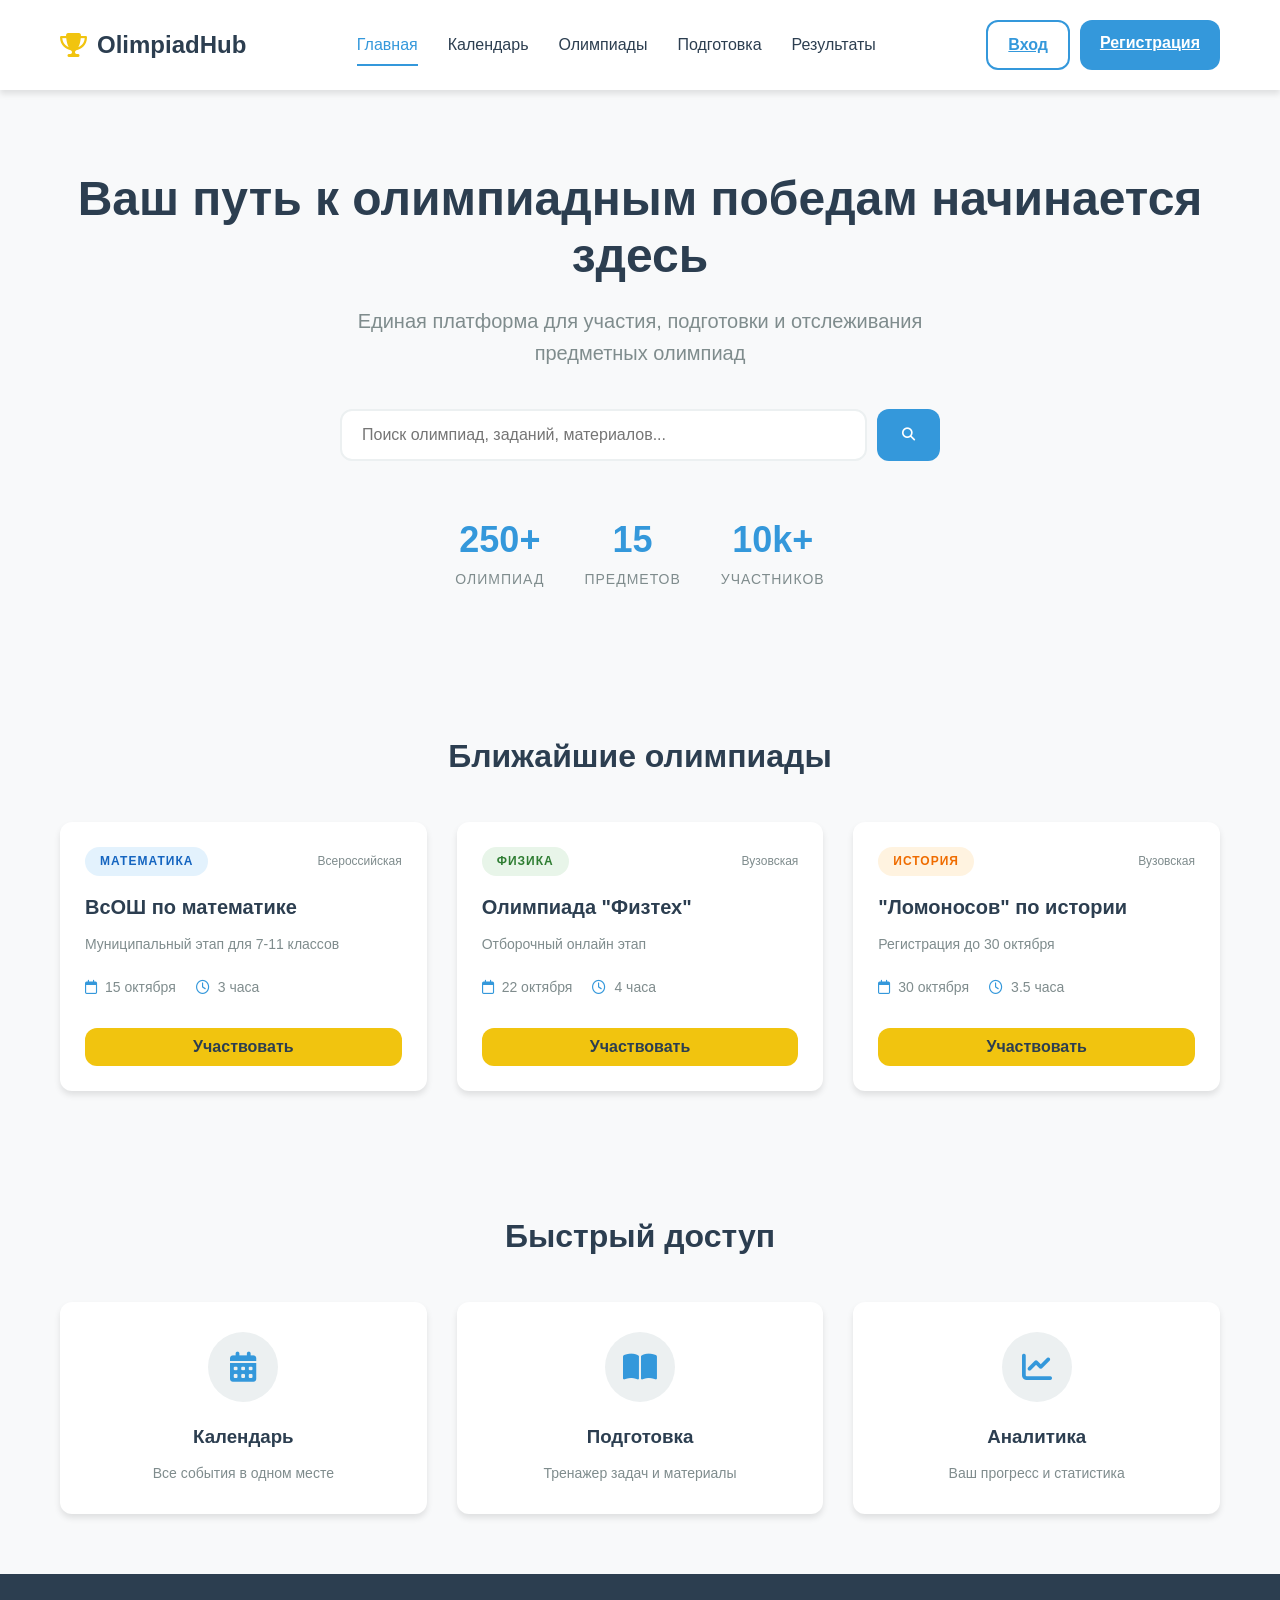
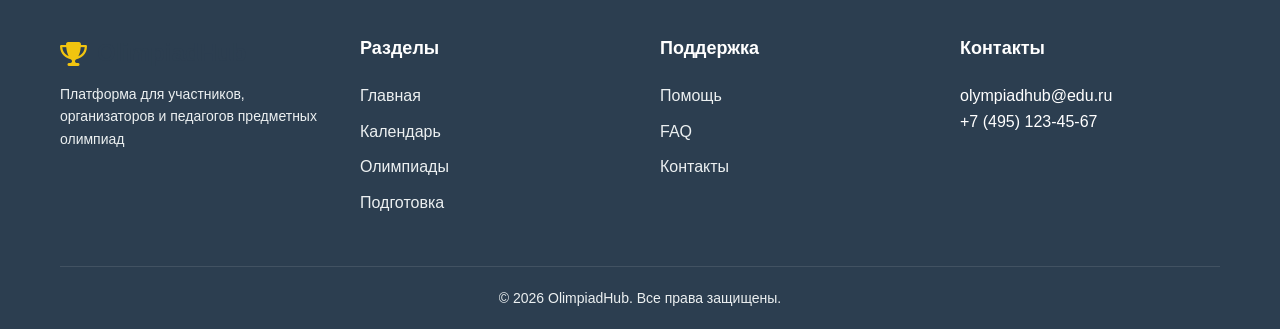
<file: index.html>
<!DOCTYPE html>
<html lang="ru">
<head>
    <meta charset="UTF-8">
    <meta name="viewport" content="width=device-width, initial-scale=1.0">
    <title>OlimpiadHub - Платформа предметных олимпиад</title>
    <link rel="stylesheet" href="/css/style.css">
    <link rel="stylesheet" href="https://cdnjs.cloudflare.com/ajax/libs/font-awesome/6.4.0/css/all.min.css">
     
</head>
<body>
    <header class="header">
        <div class="container">
            <div class="header-content">
                <div class="logo">
                    <i class="fas fa-trophy"></i>
                    <span>OlimpiadHub</span>
                </div>
                <nav class="nav">
                    <a href="#" class="nav-link active">Главная</a>
                    <a href="#" class="nav-link">Календарь</a>
                    <a href="#" class="nav-link">Олимпиады</a>
                    <a href="#" class="nav-link">Подготовка</a>
                    <a href="#" class="nav-link">Результаты</a>
                </nav>
                <div class="auth-buttons">
                    <a href="login.html" class="btn btn-outline" id="loginBtn">Вход</a>
                    <a href="registr.html" class="btn btn-primary" id="registerBtn">Регистрация</a>
                </div>
                <button class="mobile-menu-btn">
                    <i class="fas fa-bars"></i>
                </button>
            </div>
        </div>
    </header>
    <main class="main">
        <div class="container">
            <section class="hero">
                <div class="hero-content">
                    <h1 class="hero-title">Ваш путь к олимпиадным победам начинается здесь</h1>
                    <p class="hero-subtitle">Единая платформа для участия, подготовки и отслеживания предметных олимпиад</p>
                    <div class="hero-search">
                        <input type="text" placeholder="Поиск олимпиад, заданий, материалов..." class="search-input">
                        <button class="search-btn"><i class="fas fa-search"></i></button>
                    </div>
                </div>
                <div class="hero-stats">
                    <div class="stat">
                        <div class="stat-number">250+</div>
                        <div class="stat-label">олимпиад</div>
                    </div>
                    <div class="stat">
                        <div class="stat-number">15</div>
                        <div class="stat-label">предметов</div>
                    </div>
                    <div class="stat">
                        <div class="stat-number">10k+</div>
                        <div class="stat-label">участников</div>
                    </div>
                </div>
            </section>
            <section class="olympiads-section">
                <h2 class="section-title">Ближайшие олимпиады</h2>
                <div class="olympiads-grid">
                    <div class="olympiad-card">
                        <div class="olympiad-header">
                            <div class="olympiad-subject math">Математика</div>
                            <div class="olympiad-level">Всероссийская</div>
                        </div>
                        <h3 class="olympiad-title">ВсОШ по математике</h3>
                        <p class="olympiad-description">Муниципальный этап для 7-11 классов</p>
                        <div class="olympiad-details">
                            <div class="detail">
                                <i class="far fa-calendar"></i>
                                <span>15 октября</span>
                            </div>
                            <div class="detail">
                                <i class="far fa-clock"></i>
                                <span>3 часа</span>
                            </div>
                        </div>
                        <button class="btn btn-participate">Участвовать</button>
                    </div>
                    <div class="olympiad-card">
                        <div class="olympiad-header">
                            <div class="olympiad-subject physics">Физика</div>
                            <div class="olympiad-level">Вузовская</div>
                        </div>
                        <h3 class="olympiad-title">Олимпиада "Физтех"</h3>
                        <p class="olympiad-description">Отборочный онлайн этап</p>
                        <div class="olympiad-details">
                            <div class="detail">
                                <i class="far fa-calendar"></i>
                                <span>22 октября</span>
                            </div>
                            <div class="detail">
                                <i class="far fa-clock"></i>
                                <span>4 часа</span>
                            </div>
                        </div>
                        <button class="btn btn-participate">Участвовать</button>
                    </div>
                    <div class="olympiad-card">
                        <div class="olympiad-header">
                            <div class="olympiad-subject history">История</div>
                            <div class="olympiad-level">Вузовская</div>
                        </div>
                        <h3 class="olympiad-title">"Ломоносов" по истории</h3>
                        <p class="olympiad-description">Регистрация до 30 октября</p>
                        <div class="olympiad-details">
                            <div class="detail">
                                <i class="far fa-calendar"></i>
                                <span>30 октября</span>
                            </div>
                            <div class="detail">
                                <i class="far fa-clock"></i>
                                <span>3.5 часа</span>
                            </div>
                        </div>
                        <button class="btn btn-participate">Участвовать</button>
                    </div>
                </div>
            </section>
            <section class="quick-links">
                <h2 class="section-title">Быстрый доступ</h2>
                <div class="links-grid">
                    <a href="#" class="quick-link">
                        <div class="link-icon">
                            <i class="fas fa-calendar-alt"></i>
                        </div>
                        <h3>Календарь</h3>
                        <p>Все события в одном месте</p>
                    </a>
                    <a href="#" class="quick-link">
                        <div class="link-icon">
                            <i class="fas fa-book-open"></i>
                        </div>
                        <h3>Подготовка</h3>
                        <p>Тренажер задач и материалы</p>
                    </a>
                    <a href="#" class="quick-link">
                        <div class="link-icon">
                            <i class="fas fa-chart-line"></i>
                        </div>
                        <h3>Аналитика</h3>
                        <p>Ваш прогресс и статистика</p>
                    </a>
                </div>
            </section>
        </div>
    </main>
    <footer class="footer">
        <div class="container">
            <div class="footer-content">
                <div class="footer-section">
                    <div class="logo">
                        <i class="fas fa-trophy"></i>
                        <span>OlimpiadHub</span>
                    </div>
                    <p class="footer-description">Платформа для участников, организаторов и педагогов предметных олимпиад</p>
                </div>
                <div class="footer-section">
                    <h4>Разделы</h4>
                    <a href="#">Главная</a>
                    <a href="#">Календарь</a>
                    <a href="#">Олимпиады</a>
                    <a href="#">Подготовка</a>
                </div>
                <div class="footer-section">
                    <h4>Поддержка</h4>
                    <a href="#">Помощь</a>
                    <a href="#">FAQ</a>
                    <a href="#">Контакты</a>
                </div>
                <div class="footer-section">
                    <h4>Контакты</h4>
                    <p>olympiadhub@edu.ru</p>
                    <p>+7 (495) 123-45-67</p>
                </div>
            </div>
            <div class="footer-bottom">
                <p>© 2026 OlimpiadHub. Все права защищены.</p>
            </div>
        </div>
    </footer>
</body>
</html>
</file>
<file: css/style.css>
* {
    margin: 0;
    padding: 0;
    box-sizing: border-box;
}

:root {
    --primary-color: #2C3E50;
    --secondary-color: #3498DB;
    --accent-color: #F1C40F;
    --success-color: #27AE60;
    --danger-color: #E74C3C;
    --light-gray: #F8F9FA;
    --medium-gray: #ECF0F1;
    --dark-gray: #7F8C8D;
    --white: #FFFFFF;
    --shadow: 0 4px 6px rgba(0, 0, 0, 0.1);
    --radius: 12px;
    --transition: all 0.3s ease;
}

body {
    font-family: 'Segoe UI', Tahoma, Geneva, Verdana, sans-serif;
    line-height: 1.6;
    color: #333;
    background-color: var(--light-gray);
}

.container {
    max-width: 1200px;
    margin: 0 auto;
    padding: 0 20px;
}

.header {
    background-color: var(--white);
    box-shadow: var(--shadow);
    position: sticky;
    top: 0;
    z-index: 1000;
}

.header-content {
    display: flex;
    justify-content: space-between;
    align-items: center;
    padding: 20px 0;
}

.logo {
    display: flex;
    align-items: center;
    font-size: 24px;
    font-weight: 700;
    color: var(--primary-color);
}

.logo i {
    margin-right: 10px;
    color: var(--accent-color);
}

.nav {
    display: flex;
    gap: 30px;
}

.nav-link {
    text-decoration: none;
    color: var(--primary-color);
    font-weight: 500;
    padding: 8px 0;
    position: relative;
    transition: var(--transition);
}

.nav-link:hover,
.nav-link.active {
    color: var(--secondary-color);
}

.nav-link.active::after {
    content: '';
    position: absolute;
    bottom: 0;
    left: 0;
    width: 100%;
    height: 2px;
    background-color: var(--secondary-color);
}

.auth-buttons {
    display: flex;
    gap: 10px;
}

.mobile-menu-btn {
    display: none;
    background: none;
    border: none;
    font-size: 24px;
    color: var(--primary-color);
    cursor: pointer;
}

.btn {
    padding: 10px 20px;
    border-radius: var(--radius);
    border: none;
    font-weight: 600;
    cursor: pointer;
    transition: var(--transition);
    font-size: 16px;
}

.btn-primary {
    background-color: var(--secondary-color);
    color: var(--white);
}

.btn-primary:hover {
    background-color: #2980B9;
    transform: translateY(-2px);
}

.btn-outline {
    background-color: transparent;
    border: 2px solid var(--secondary-color);
    color: var(--secondary-color);
}

.btn-outline:hover {
    background-color: var(--secondary-color);
    color: var(--white);
}

.btn-participate {
    background-color: var(--accent-color);
    color: var(--primary-color);
    width: 100%;
    margin-top: 15px;
}

.btn-participate:hover {
    background-color: #F39C12;
    transform: translateY(-2px);
}

.btn-block {
    width: 100%;
    margin-top: 10px;
}

.hero {
    padding: 80px 0;
    text-align: center;
}

.hero-title {
    font-size: 48px;
    color: var(--primary-color);
    margin-bottom: 20px;
    line-height: 1.2;
}

.hero-subtitle {
    font-size: 20px;
    color: var(--dark-gray);
    margin-bottom: 40px;
    max-width: 600px;
    margin-left: auto;
    margin-right: auto;
}

.hero-search {
    max-width: 600px;
    margin: 0 auto 50px;
    display: flex;
    gap: 10px;
}

.search-input {
    flex: 1;
    padding: 15px 20px;
    border: 2px solid var(--medium-gray);
    border-radius: var(--radius);
    font-size: 16px;
    transition: var(--transition);
}

.search-input:focus {
    outline: none;
    border-color: var(--secondary-color);
}

.search-btn {
    padding: 15px 25px;
    background-color: var(--secondary-color);
    color: white;
    border: none;
    border-radius: var(--radius);
    cursor: pointer;
    transition: var(--transition);
}

.search-btn:hover {
    background-color: #2980B9;
}

.hero-stats {
    display: flex;
    justify-content: center;
    gap: 40px;
}

.stat {
    text-align: center;
}

.stat-number {
    font-size: 36px;
    font-weight: 700;
    color: var(--secondary-color);
}

.stat-label {
    color: var(--dark-gray);
    font-size: 14px;
    text-transform: uppercase;
    letter-spacing: 1px;
}

.section-title {
    font-size: 32px;
    color: var(--primary-color);
    margin-bottom: 40px;
    text-align: center;
}

.olympiads-section {
    padding: 60px 0;
}

.olympiads-grid {
    display: grid;
    grid-template-columns: repeat(auto-fit, minmax(300px, 1fr));
    gap: 30px;
}

.olympiad-card {
    background: var(--white);
    border-radius: var(--radius);
    padding: 25px;
    box-shadow: var(--shadow);
    transition: var(--transition);
}

.olympiad-card:hover {
    transform: translateY(-5px);
    box-shadow: 0 8px 15px rgba(0, 0, 0, 0.15);
}

.olympiad-header {
    display: flex;
    justify-content: space-between;
    align-items: center;
    margin-bottom: 15px;
}

.olympiad-subject {
    padding: 5px 15px;
    border-radius: 20px;
    font-size: 12px;
    font-weight: 600;
    text-transform: uppercase;
    letter-spacing: 1px;
}

.olympiad-subject.math {
    background-color: #E3F2FD;
    color: #1565C0;
}

.olympiad-subject.physics {
    background-color: #E8F5E9;
    color: #2E7D32;
}

.olympiad-subject.history {
    background-color: #FFF3E0;
    color: #EF6C00;
}

.olympiad-level {
    font-size: 12px;
    color: var(--dark-gray);
}

.olympiad-title {
    font-size: 20px;
    color: var(--primary-color);
    margin-bottom: 10px;
}

.olympiad-description {
    color: var(--dark-gray);
    margin-bottom: 20px;
    font-size: 14px;
}

.olympiad-details {
    display: flex;
    gap: 20px;
    margin-bottom: 15px;
}

.detail {
    display: flex;
    align-items: center;
    gap: 8px;
    color: var(--dark-gray);
    font-size: 14px;
}

.detail i {
    color: var(--secondary-color);
}

.quick-links {
    padding: 60px 0;
}

.links-grid {
    display: grid;
    grid-template-columns: repeat(auto-fit, minmax(250px, 1fr));
    gap: 30px;
}

.quick-link {
    background: var(--white);
    padding: 30px;
    border-radius: var(--radius);
    text-decoration: none;
    color: var(--primary-color);
    text-align: center;
    box-shadow: var(--shadow);
    transition: var(--transition);
}

.quick-link:hover {
    transform: translateY(-5px);
    box-shadow: 0 8px 15px rgba(0, 0, 0, 0.15);
}

.link-icon {
    width: 70px;
    height: 70px;
    background: var(--medium-gray);
    border-radius: 50%;
    display: flex;
    align-items: center;
    justify-content: center;
    margin: 0 auto 20px;
}

.link-icon i {
    font-size: 30px;
    color: var(--secondary-color);
}

.quick-link h3 {
    margin-bottom: 10px;
}

.quick-link p {
    color: var(--dark-gray);
    font-size: 14px;
}

.footer {
    background-color: var(--primary-color);
    color: var(--white);
    padding: 60px 0 20px;
}

.footer-content {
    display: grid;
    grid-template-columns: repeat(auto-fit, minmax(200px, 1fr));
    gap: 40px;
    margin-bottom: 40px;
}

.footer-section h4 {
    margin-bottom: 20px;
    font-size: 18px;
}

.footer-section a {
    display: block;
    color: var(--medium-gray);
    text-decoration: none;
    margin-bottom: 10px;
    transition: var(--transition);
}

.footer-section a:hover {
    color: var(--white);
}

.footer-description {
    color: var(--medium-gray);
    margin-top: 10px;
    font-size: 14px;
}

.footer-bottom {
    text-align: center;
    padding-top: 20px;
    border-top: 1px solid rgba(255, 255, 255, 0.1);
    color: var(--medium-gray);
    font-size: 14px;
}

@media (max-width: 768px) {
    .nav {
        display: none;
    }

    .mobile-menu-btn {
        display: block;
    }

    .hero-title {
        font-size: 36px;
    }

    .hero-subtitle {
        font-size: 18px;
    }

    .hero-stats {
        flex-direction: column;
        gap: 20px;
    }

    .olympiads-grid {
        grid-template-columns: 1fr;
    }

    .links-grid {
        grid-template-columns: 1fr;
    }

    .footer-content {
        grid-template-columns: 1fr;
        gap: 30px;
    }
}

@media (max-width: 480px) {
    .auth-buttons {
        flex-direction: column;
        gap: 5px;
    }

    .btn {
        padding: 8px 15px;
        font-size: 14px;
    }

    .hero-title {
        font-size: 28px;
    }

    .section-title {
        font-size: 24px;
    }

    .modal-content {
        width: 95%;
    }
}
</file>
